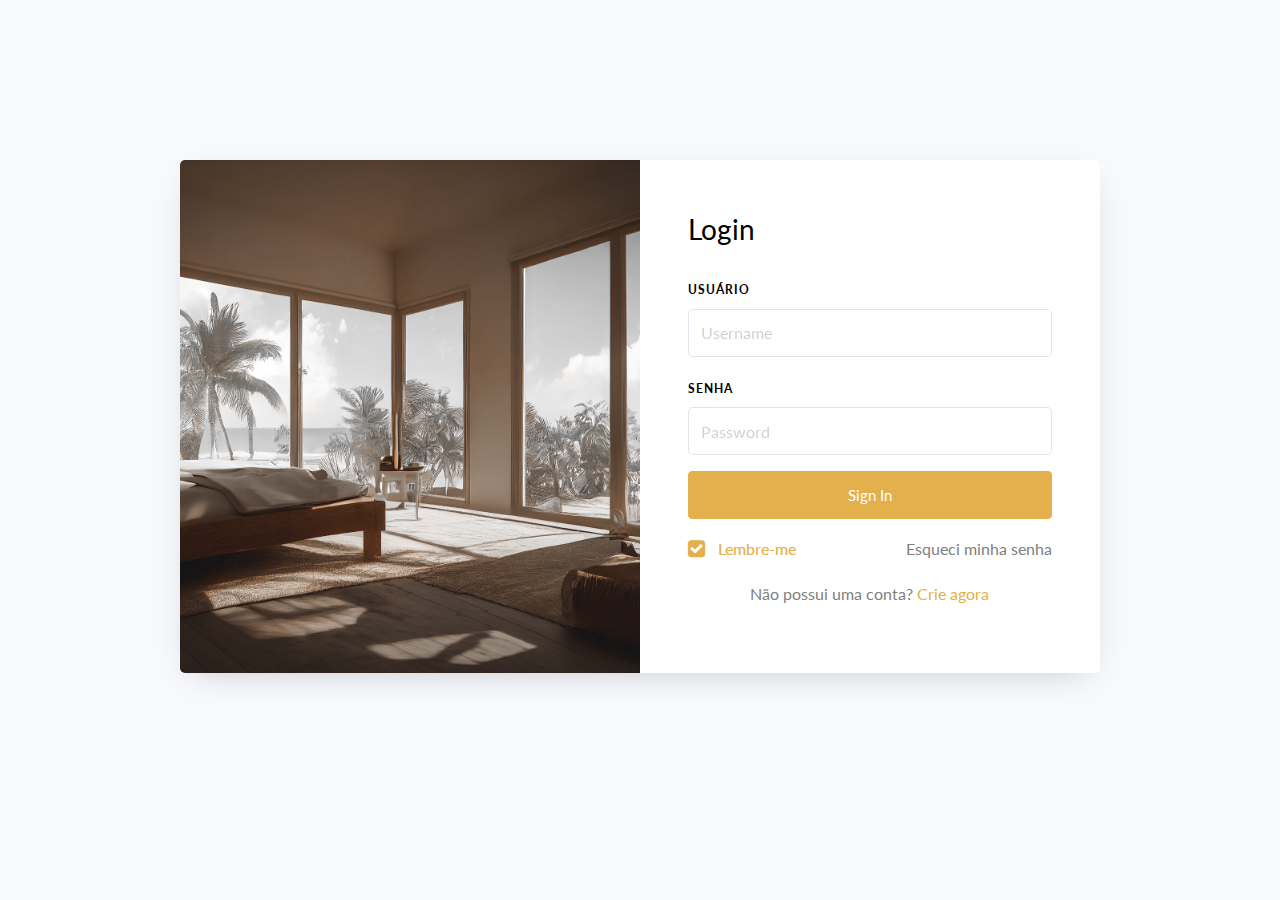
<file: login/index.html>
<!DOCTYPE html>
<html lang="pt-BR">
  <head>
    <title>Login - Magic Hotel & Resort</title>
    <meta charset="utf-8" />
    <meta
      name="viewport"
      content="width=device-width, initial-scale=1, shrink-to-fit=no"
    />

    <link
      href="https://fonts.googleapis.com/css?family=Lato:300,400,700&display=swap"
      rel="stylesheet"
    />

    <link
      rel="stylesheet"
      href="https://stackpath.bootstrapcdn.com/font-awesome/4.7.0/css/font-awesome.min.css"
    />

    <link rel="stylesheet" href="css/style.css" />
  </head>
  <body>
    <section class="ftco-section">
      <div class="container">
        <div class="row justify-content-center">
          <div class="col-md-6 text-center mb-5"></div>
        </div>
        <div class="row justify-content-center">
          <div class="col-md-12 col-lg-10">
            <div class="wrap d-md-flex">
              <div
                class="img"
                style="background-image: url(/img/rooms/11.jpg)"
              ></div>
              <div class="login-wrap p-4 p-md-5">
                <div class="d-flex">
                  <div class="w-100">
                    <h3 class="mb-4">Login</h3>
                  </div>
                  <!-- <div class="w-100">
                    <p class="social-media d-flex justify-content-end">
                      <a
                        href="#"
                        class="social-icon d-flex align-items-center justify-content-center"
                        ><span class="fa fa-facebook"></span
                      ></a>
                      <a
                        href="#"
                        class="social-icon d-flex align-items-center justify-content-center"
                        ><span class="fa fa-twitter"></span
                      ></a>
                    </p>
                  </div> -->
                </div>
                <form action="/index.html" class="signin-form">
                  <div class="form-group mb-3">
                    <label class="label" for="name">Usuário</label>
                    <input
                      type="text"
                      class="form-control"
                      placeholder="Username"
                      required
                    />
                  </div>
                  <div class="form-group mb-3">
                    <label class="label" for="password">Senha</label>
                    <input
                      type="password"
                      class="form-control"
                      placeholder="Password"
                      required
                    />
                  </div>
                  <div class="form-group">
                    <button
                      type="submit"
                      class="form-control btn btn-primary rounded submit px-3"
                    >
                      Sign In
                    </button>
                  </div>
                  <div class="form-group d-md-flex">
                    <div class="w-50 text-left">
                      <label class="checkbox-wrap checkbox-primary mb-0"
                        >Lembre-me
                        <input type="checkbox" checked />
                        <span class="checkmark"></span>
                      </label>
                    </div>
                    <div class="w-50 text-md-right">
                      <a href="#">Esqueci minha senha</a>
                    </div>
                  </div>
                </form>
                <p class="text-center">
                  Não possui uma conta?
                  <a href="register.html"><span>Crie agora</span></a>
                </p>
              </div>
            </div>
          </div>
        </div>
      </div>
    </section>

    <script src="js/jquery.min.js"></script>
    <script src="js/popper.js"></script>
    <script src="js/bootstrap.min.js"></script>
    <script src="js/main.js"></script>
  </body>
</html>
</file>
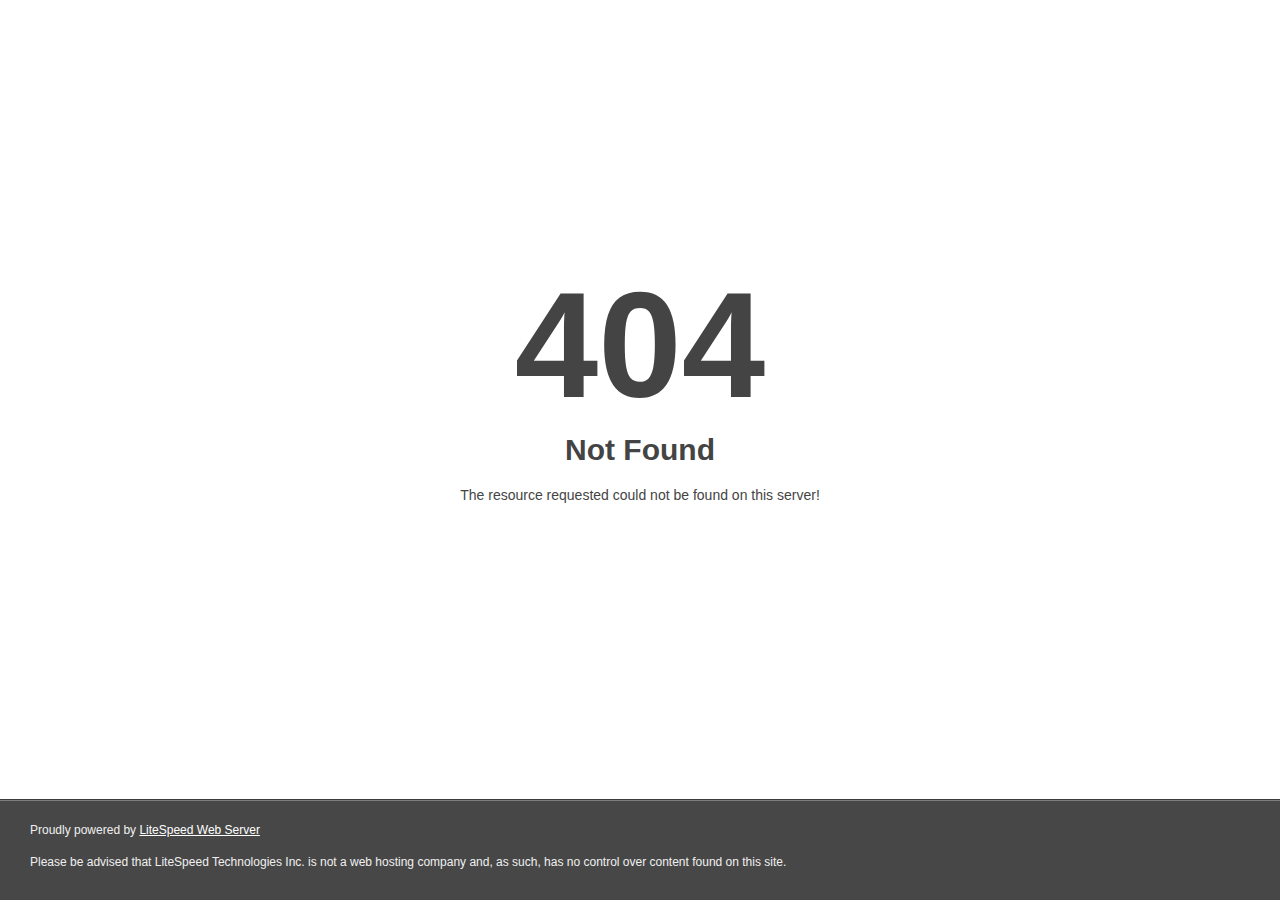
<file: css/plugins/Flaticon.html>
<!DOCTYPE html>
<html style="height:100%">
<head>
<meta name="viewport" content="width=device-width, initial-scale=1, shrink-to-fit=no" />
<title> 404 Not Found
</title></head>
<body style="color: #444; margin:0;font: normal 14px/20px Arial, Helvetica, sans-serif; height:100%; background-color: #fff;">
<div style="height:auto; min-height:100%; ">     <div style="text-align: center; width:800px; margin-left: -400px; position:absolute; top: 30%; left:50%;">
        <h1 style="margin:0; font-size:150px; line-height:150px; font-weight:bold;">404</h1>
<h2 style="margin-top:20px;font-size: 30px;">Not Found
</h2>
<p>The resource requested could not be found on this server!</p>
</div></div><div style="color:#f0f0f0; font-size:12px;margin:auto;padding:0px 30px 0px 30px;position:relative;clear:both;height:100px;margin-top:-101px;background-color:#474747;border-top: 1px solid rgba(0,0,0,0.15);box-shadow: 0 1px 0 rgba(255, 255, 255, 0.3) inset;">
<br>Proudly powered by  <a style="color:#fff;" href="http://www.litespeedtech.com/error-page">LiteSpeed Web Server</a><p>Please be advised that LiteSpeed Technologies Inc. is not a web hosting company and, as such, has no control over content found on this site.</p></div></body></html>
</file>
